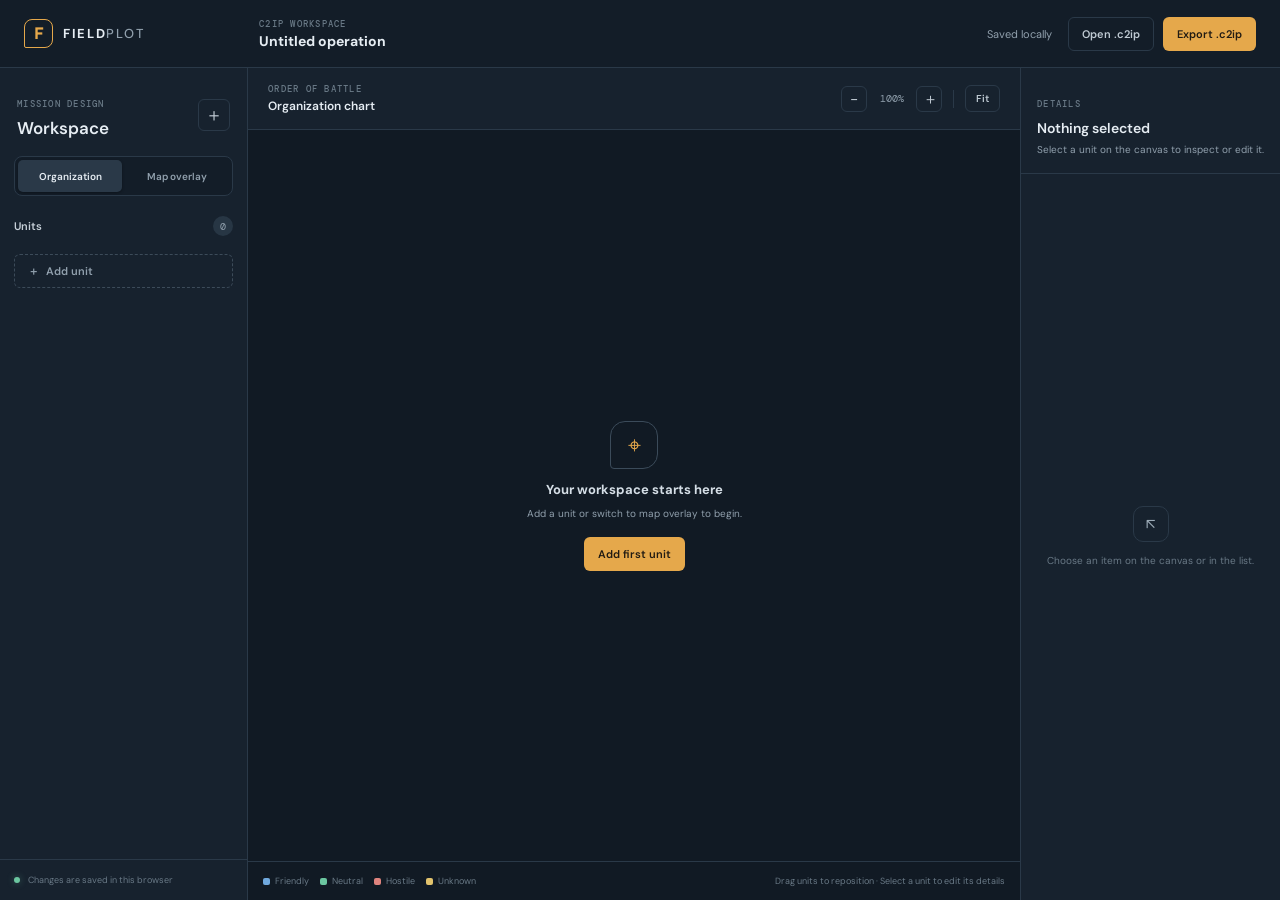
<file: port/index.html>
<!doctype html>
<html lang="en">
  <head>
    <meta charset="utf-8">
    <meta name="viewport" content="width=device-width, initial-scale=1">
    <meta name="theme-color" content="#111a24">
    <title>Fieldplot — C2IP editor</title>
    <link rel="stylesheet" href="styles.css">
  </head>
  <body>
    <header class="topbar">
      <a class="brand" href="#" aria-label="Fieldplot home">
        <span class="brand-mark">F</span>
        <span>FIELD<span class="brand-light">PLOT</span></span>
      </a>
      <div class="document-title">
        <span class="eyebrow">C2IP WORKSPACE</span>
        <strong id="document-name">Untitled operation</strong>
      </div>
      <div class="top-actions">
        <span class="save-state" id="save-state">Saved locally</span>
        <button class="button button-quiet" id="open-button" type="button">Open .c2ip</button>
        <button class="button button-primary" id="download-button" type="button">Export .c2ip</button>
        <input id="open-file" type="file" accept=".c2ip,.json,application/json" hidden>
      </div>
    </header>

    <main class="app-shell">
      <aside class="left-panel">
        <div class="panel-heading">
          <div>
            <span class="eyebrow">MISSION DESIGN</span>
            <h1>Workspace</h1>
          </div>
          <button class="icon-button" id="new-button" type="button" title="Start a new workspace" aria-label="Start a new workspace">＋</button>
        </div>

        <div class="mode-switch" role="tablist" aria-label="Workspace mode">
          <button class="mode-tab active" id="org-tab" type="button" role="tab" aria-selected="true">Organization</button>
          <button class="mode-tab" id="overlay-tab" type="button" role="tab" aria-selected="false">Map overlay</button>
        </div>

        <section class="sidebar-section">
          <div class="section-title">
            <h2 id="contents-title">Units</h2>
            <span class="count-pill" id="item-count">0</span>
          </div>
          <div id="item-list" class="item-list"></div>
          <button id="add-unit-button" class="button button-add" type="button">＋ <span>Add unit</span></button>
        </section>

        <section class="sidebar-section tools-section" id="tools-section" hidden>
          <div class="section-title">
            <h2>Drawing tools</h2>
          </div>
          <div id="tool-list" class="tool-list"></div>
          <label class="button button-quiet map-button">
            <span>▧</span> Set background map
            <input id="map-file" type="file" accept="image/*" hidden>
          </label>
          <button id="clear-map-button" class="text-button" type="button" hidden>Remove background map</button>
        </section>

        <div class="sidebar-foot">
          <span class="status-dot"></span>
          <span>Changes are saved in this browser</span>
        </div>
      </aside>

      <section class="canvas-panel">
        <div class="canvas-toolbar">
          <div class="canvas-heading">
            <span class="eyebrow" id="canvas-eyebrow">ORDER OF BATTLE</span>
            <strong id="canvas-title">Organization chart</strong>
          </div>
          <div class="canvas-controls">
            <button id="zoom-out" class="icon-button small" type="button" aria-label="Zoom out">−</button>
            <span id="zoom-label" class="zoom-label">100%</span>
            <button id="zoom-in" class="icon-button small" type="button" aria-label="Zoom in">＋</button>
            <span class="toolbar-divider"></span>
            <button id="fit-button" class="button button-quiet button-small" type="button">Fit</button>
          </div>
        </div>
        <div class="canvas-wrap" id="canvas-wrap">
          <canvas id="editor-canvas" aria-label="Interactive organization chart and map overlay"></canvas>
          <div id="empty-hint" class="empty-hint">
            <span class="hint-icon">⌖</span>
            <strong>Your workspace starts here</strong>
            <span>Add a unit or switch to map overlay to begin.</span>
            <button id="empty-add-button" class="button button-primary" type="button">Add first unit</button>
          </div>
        </div>
        <footer class="canvas-footer">
          <div class="legend">
            <span><i class="legend-swatch friend"></i> Friendly</span>
            <span><i class="legend-swatch neutral"></i> Neutral</span>
            <span><i class="legend-swatch hostile"></i> Hostile</span>
            <span><i class="legend-swatch unknown"></i> Unknown</span>
          </div>
          <span id="canvas-help">Drag units to reposition · Select a unit to edit its details</span>
        </footer>
      </section>

      <aside class="right-panel">
        <div class="inspector-heading">
          <span class="eyebrow">DETAILS</span>
          <h2 id="inspector-title">Nothing selected</h2>
          <p id="inspector-subtitle">Select a unit on the canvas to inspect or edit it.</p>
        </div>
        <div id="inspector-content" class="inspector-content"></div>
        <div id="inspector-empty" class="inspector-empty">
          <span class="empty-select-icon">↖</span>
          <span>Choose an item on the canvas or in the list.</span>
        </div>
      </aside>
    </main>
    <div id="toast" class="toast" role="status" aria-live="polite"></div>
    <script src="app.js"></script>
  </body>
</html>
</file>
<file: port/styles.css>
@import url("https://fonts.googleapis.com/css2?family=DM+Mono:wght@400;500&family=DM+Sans:wght@400;500;600;700&display=swap");

:root {
  color-scheme: dark;
  --page: #111a24;
  --panel: #17222e;
  --panel-raised: #1d2b39;
  --panel-hover: #243444;
  --border: #2a3948;
  --text: #e6edf3;
  --muted: #91a0ad;
  --quiet: #697986;
  --accent: #e5a84b;
  --accent-dark: #4a3822;
  --blue: #70a9de;
  --green: #6bc6a0;
  --red: #df837e;
  --yellow: #e2c36d;
  font-family: "DM Sans", "Segoe UI", sans-serif;
}

* { box-sizing: border-box; }

body {
  margin: 0;
  height: 100vh;
  min-width: 760px;
  overflow: hidden;
  background: var(--page);
  color: var(--text);
}

button, input, select { font: inherit; }
button { color: inherit; }

.topbar {
  height: 68px;
  display: flex;
  align-items: center;
  gap: 30px;
  padding: 0 24px;
  border-bottom: 1px solid var(--border);
  background: #131d28;
}

.brand {
  display: flex;
  align-items: center;
  gap: 10px;
  min-width: 205px;
  color: var(--text);
  text-decoration: none;
  font-size: 13px;
  font-weight: 700;
  letter-spacing: .13em;
}

.brand-mark {
  display: grid;
  width: 29px;
  height: 29px;
  place-items: center;
  border: 1px solid var(--accent);
  border-radius: 8px 8px 8px 2px;
  color: var(--accent);
  font-family: "DM Mono", monospace;
  font-size: 16px;
  letter-spacing: 0;
}

.brand-light { color: var(--muted); font-weight: 500; }
.document-title { display: grid; gap: 2px; min-width: 0; }
.document-title strong { overflow: hidden; max-width: 430px; text-overflow: ellipsis; white-space: nowrap; font-size: 14px; }
.eyebrow { color: var(--quiet); font-family: "DM Mono", monospace; font-size: 9px; font-weight: 500; letter-spacing: .14em; }
.top-actions { display: flex; align-items: center; gap: 9px; margin-left: auto; }
.save-state { margin-right: 7px; color: var(--muted); font-size: 11px; }

.button, .icon-button, .mode-tab {
  border: 1px solid transparent;
  cursor: pointer;
  transition: background .15s, border-color .15s, color .15s;
}

.button { display: inline-flex; align-items: center; justify-content: center; gap: 7px; min-height: 34px; padding: 0 13px; border-radius: 6px; font-size: 11px; font-weight: 600; white-space: nowrap; }
.button-quiet { border-color: var(--border); background: transparent; color: #c0cbd4; }
.button-quiet:hover { border-color: #506174; background: var(--panel-hover); }
.button-primary { background: var(--accent); color: #211b13; }
.button-primary:hover { background: #f0bc65; }
.button-small { min-height: 27px; padding: 0 10px; font-size: 10px; }
.icon-button { display: grid; width: 32px; height: 32px; place-items: center; border: 1px solid var(--border); border-radius: 6px; background: transparent; color: #c2ccd5; font-size: 18px; }
.icon-button:hover { border-color: #506174; background: var(--panel-hover); }
.icon-button.small { width: 26px; height: 26px; font-size: 15px; }

.app-shell { display: grid; grid-template-columns: 248px minmax(330px, 1fr) 260px; height: calc(100vh - 68px); }
.left-panel, .right-panel { display: flex; min-height: 0; flex-direction: column; background: var(--panel); }
.left-panel { border-right: 1px solid var(--border); }
.right-panel { border-left: 1px solid var(--border); }
.panel-heading { display: flex; align-items: center; justify-content: space-between; padding: 23px 17px 17px; }
.panel-heading h1 { margin: 5px 0 0; font-size: 17px; font-weight: 600; }
.mode-switch { display: grid; grid-template-columns: 1fr 1fr; gap: 3px; margin: 0 14px 20px; padding: 3px; border: 1px solid var(--border); border-radius: 8px; background: #131d28; }
.mode-tab { min-height: 32px; border-radius: 5px; background: transparent; color: var(--muted); font-size: 10px; font-weight: 600; }
.mode-tab.active { background: #2a3948; color: var(--text); box-shadow: 0 1px 3px #0005; }
.sidebar-section { padding: 0 14px; }
.section-title { display: flex; align-items: center; justify-content: space-between; margin-bottom: 10px; }
.section-title h2 { margin: 0; color: #c7d0d8; font-size: 11px; font-weight: 600; }
.count-pill { display: grid; min-width: 20px; height: 20px; padding: 0 5px; place-items: center; border-radius: 10px; background: #273644; color: var(--muted); font-family: "DM Mono", monospace; font-size: 10px; }
.item-list { display: grid; gap: 3px; max-height: 37vh; overflow: auto; }
.list-item { display: flex; min-width: 0; align-items: center; gap: 9px; width: 100%; padding: 8px 7px; border: 1px solid transparent; border-radius: 6px; background: transparent; text-align: left; cursor: pointer; }
.list-item:hover { background: var(--panel-hover); }
.list-item.selected { border-color: #705632; background: #382f22; }
.list-item-name { overflow: hidden; color: #d7dfe6; font-size: 11px; text-overflow: ellipsis; white-space: nowrap; }
.list-item-meta { margin-left: auto; color: var(--quiet); font-family: "DM Mono", monospace; font-size: 9px; white-space: nowrap; }
.unit-dot { width: 8px; height: 8px; flex: 0 0 auto; border-radius: 2px; }
.button-add { justify-content: flex-start; width: 100%; margin-top: 8px; border: 1px dashed #3c4b59; background: transparent; color: var(--muted); }
.button-add:hover { border-color: var(--accent); color: var(--accent); }
.tools-section { margin-top: 25px; padding-top: 18px; border-top: 1px solid var(--border); }
.tool-list { display: grid; grid-template-columns: 1fr 1fr; gap: 5px; }
.tool-button { display: flex; min-height: 35px; align-items: center; gap: 7px; padding: 0 8px; border: 1px solid var(--border); border-radius: 6px; background: #182430; color: #b6c1ca; font-size: 10px; cursor: pointer; }
.tool-button:hover { border-color: #526170; background: var(--panel-hover); }
.tool-button.active { border-color: var(--accent); background: var(--accent-dark); color: #f4c578; }
.tool-glyph { display: grid; width: 16px; height: 16px; place-items: center; color: var(--accent); font-family: "DM Mono", monospace; font-size: 13px; }
.map-button { width: 100%; margin-top: 12px; }
.text-button { margin-top: 8px; padding: 4px 0; border: 0; background: none; color: var(--muted); font-size: 10px; text-align: left; cursor: pointer; }
.text-button:hover { color: var(--text); }
.sidebar-foot { display: flex; align-items: center; gap: 8px; margin-top: auto; padding: 14px; border-top: 1px solid var(--border); color: var(--quiet); font-size: 9px; }
.status-dot { width: 6px; height: 6px; border-radius: 50%; background: var(--green); box-shadow: 0 0 7px #6bc6a066; }

.canvas-panel { display: flex; min-width: 0; min-height: 0; flex-direction: column; background: #111a24; }
.canvas-toolbar { display: flex; height: 62px; align-items: center; justify-content: space-between; padding: 0 20px; border-bottom: 1px solid var(--border); background: #17222e; }
.canvas-heading { display: grid; gap: 3px; }
.canvas-heading strong { font-size: 12px; font-weight: 600; }
.canvas-controls { display: flex; align-items: center; gap: 7px; }
.zoom-label { width: 35px; color: var(--muted); font-family: "DM Mono", monospace; font-size: 10px; text-align: center; }
.toolbar-divider { width: 1px; height: 18px; margin: 0 4px; background: var(--border); }
.canvas-wrap { position: relative; flex: 1; min-height: 0; overflow: hidden; background-color: #111a24; background-image: radial-gradient(#344351 0.7px, transparent .7px); background-size: 22px 22px; }
#editor-canvas { display: block; width: 100%; height: 100%; cursor: default; }
.canvas-wrap.drawing #editor-canvas { cursor: crosshair; }
.empty-hint { position: absolute; top: 50%; left: 50%; display: grid; justify-items: center; gap: 8px; width: 260px; transform: translate(-50%, -50%); color: var(--muted); text-align: center; pointer-events: none; }
.empty-hint[hidden] { display: none; }
.empty-hint strong { color: #d5dee6; font-size: 13px; }
.empty-hint > span:not(.hint-icon) { font-size: 10px; line-height: 1.5; }
.empty-hint button { margin-top: 8px; pointer-events: auto; }
.hint-icon { display: grid; width: 48px; height: 48px; margin-bottom: 4px; place-items: center; border: 1px solid #3b4b5a; border-radius: 15px 15px 15px 4px; color: var(--accent); font-size: 23px; }
.canvas-footer { display: flex; min-height: 39px; align-items: center; justify-content: space-between; gap: 10px; padding: 0 15px; border-top: 1px solid var(--border); color: var(--quiet); font-size: 9px; }
.legend { display: flex; align-items: center; gap: 11px; }
.legend span { display: inline-flex; align-items: center; gap: 5px; white-space: nowrap; }
.legend-swatch { width: 7px; height: 7px; border-radius: 2px; }
.legend-swatch.friend { background: var(--blue); }
.legend-swatch.neutral { background: var(--green); }
.legend-swatch.hostile { background: var(--red); }
.legend-swatch.unknown { background: var(--yellow); }
#canvas-help { overflow: hidden; text-overflow: ellipsis; white-space: nowrap; text-align: right; }

.inspector-heading { padding: 23px 16px 16px; border-bottom: 1px solid var(--border); }
.inspector-heading h2 { margin: 7px 0 5px; font-size: 14px; font-weight: 600; }
.inspector-heading p { margin: 0; color: var(--muted); font-size: 10px; line-height: 1.5; }
.inspector-content { display: grid; gap: 15px; padding: 17px 16px; overflow: auto; }
.inspector-content[hidden] { display: none; }
.inspector-empty { display: grid; justify-items: center; gap: 11px; margin: auto 16px; color: var(--quiet); font-size: 10px; text-align: center; line-height: 1.5; }
.inspector-empty[hidden] { display: none; }
.empty-select-icon { display: grid; width: 36px; height: 36px; place-items: center; border: 1px solid var(--border); border-radius: 10px; color: #9cabb7; font-size: 15px; }
.field { display: grid; gap: 6px; }
.field label, .field-label { color: #8e9da9; font-family: "DM Mono", monospace; font-size: 9px; letter-spacing: .06em; text-transform: uppercase; }
.field input, .field select { width: 100%; height: 34px; padding: 0 9px; border: 1px solid #334453; border-radius: 5px; outline: none; background: #121c26; color: var(--text); font-size: 11px; }
.field input:focus, .field select:focus { border-color: var(--accent); }
.field-pair { display: grid; grid-template-columns: 1fr 1fr; gap: 9px; }
.check-field { display: flex; align-items: center; gap: 8px; color: #b8c2ca; font-size: 11px; }
.check-field input { accent-color: var(--accent); }
.coordinate-readout { padding: 8px 9px; border: 1px solid var(--border); border-radius: 5px; background: #121c26; color: var(--muted); font-family: "DM Mono", monospace; font-size: 10px; }
.inspector-actions { display: flex; flex-wrap: wrap; gap: 7px; padding-top: 4px; }
.danger-button { color: #e4928d; }
.danger-button:hover { border-color: #744340; background: #382421; }
.small-note { color: var(--quiet); font-size: 9px; line-height: 1.5; }
.toast { position: fixed; right: 20px; bottom: 56px; z-index: 3; max-width: 360px; padding: 10px 14px; border: 1px solid #455666; border-radius: 7px; background: #202d39; box-shadow: 0 8px 30px #0007; color: var(--text); font-size: 11px; opacity: 0; pointer-events: none; transform: translateY(8px); transition: opacity .2s, transform .2s; }
.toast.visible { opacity: 1; transform: translateY(0); }

@media (max-width: 1050px) {
  .app-shell { grid-template-columns: 220px minmax(300px, 1fr) 225px; }
  .topbar { gap: 18px; padding: 0 16px; }
  .brand { min-width: 160px; }
  .legend { gap: 7px; }
  .canvas-footer { padding: 0 10px; }
}

@media (max-width: 820px) {
  body { min-width: 360px; overflow: auto; }
  .topbar { height: 58px; gap: 12px; padding: 0 10px; }
  .brand { min-width: 0; font-size: 10px; }
  .brand-mark { width: 25px; height: 25px; }
  .document-title { display: none; }
  .save-state { display: none; }
  .app-shell { height: calc(100vh - 58px); grid-template-columns: 180px minmax(180px, 1fr); }
  .right-panel { display: none; }
  .panel-heading { padding: 14px 11px; }
  .mode-switch { margin: 0 9px 16px; }
  .sidebar-section { padding: 0 9px; }
  .canvas-toolbar { height: 52px; padding: 0 10px; }
  .canvas-footer { min-height: 34px; }
  .legend span { font-size: 8px; }
  .canvas-footer #canvas-help { display: none; }
  .top-actions { gap: 5px; }
  .top-actions .button { padding: 0 8px; font-size: 9px; }
}
</file>
